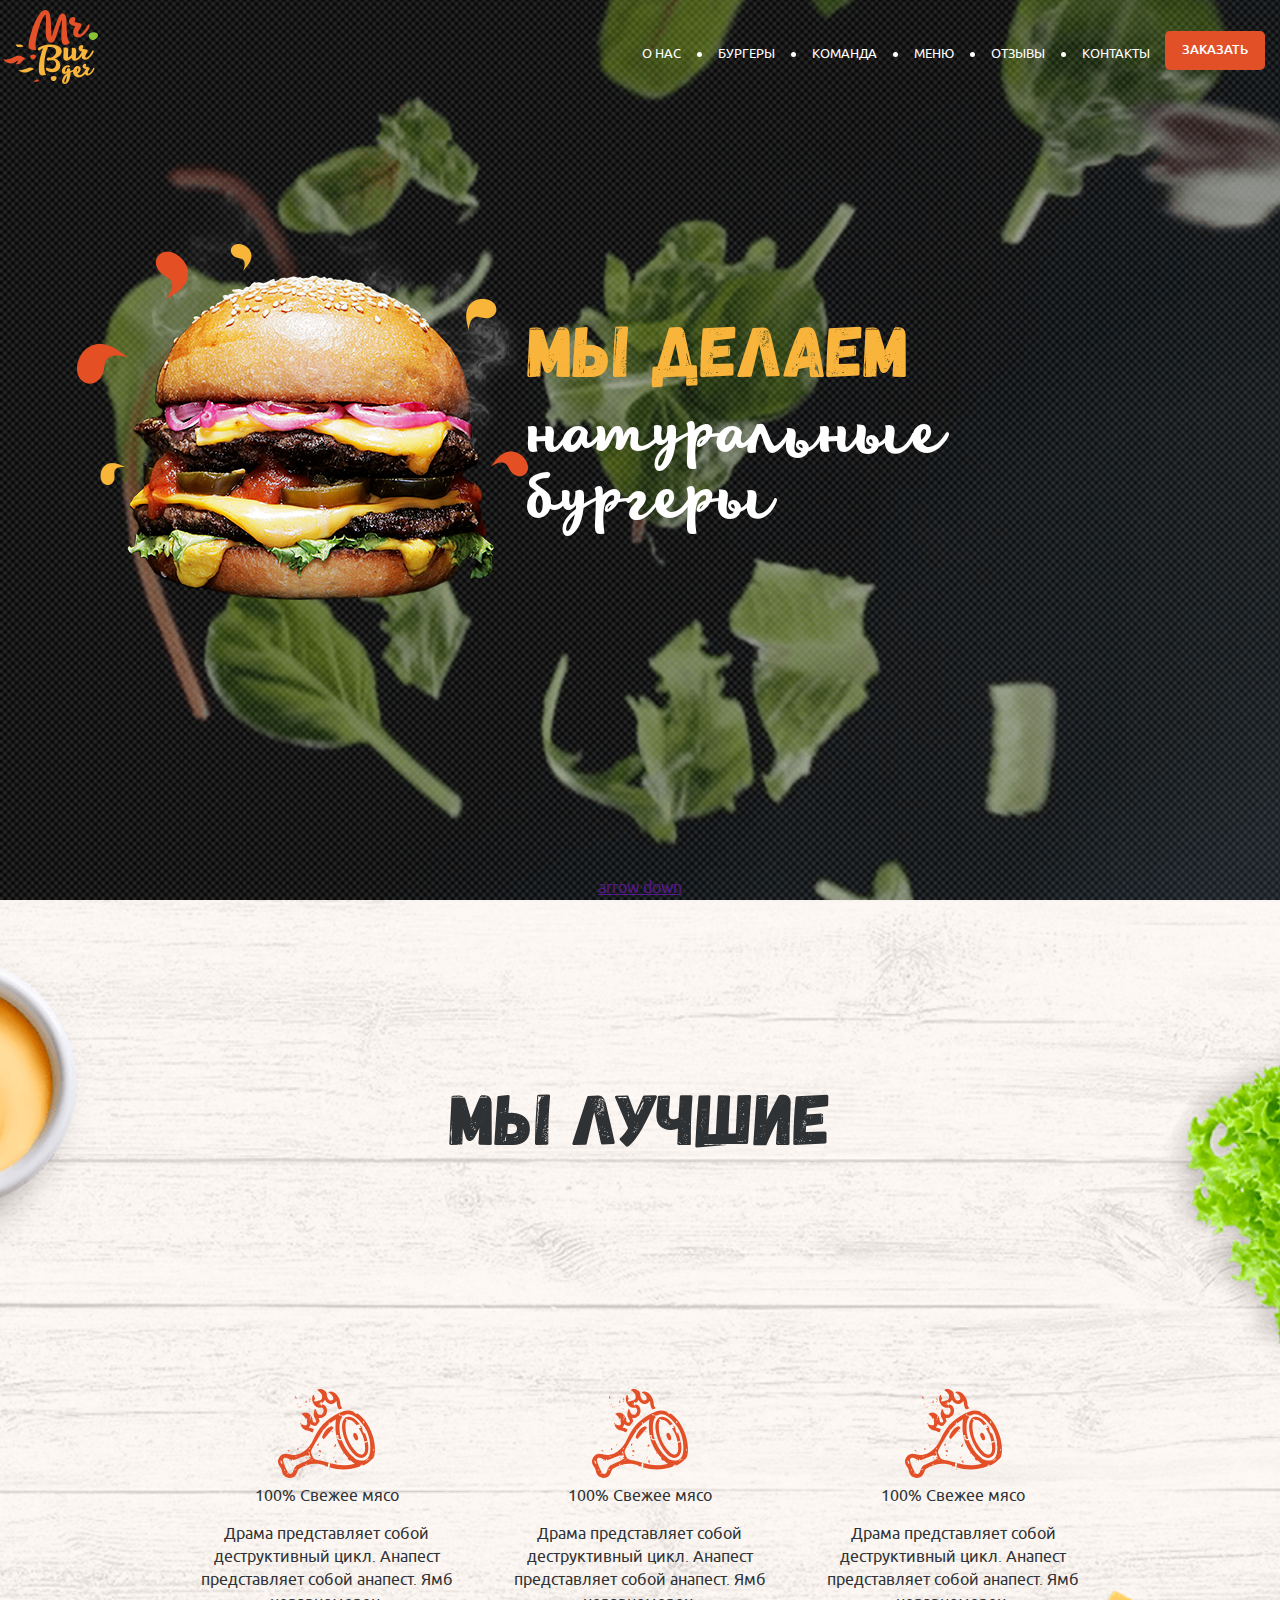
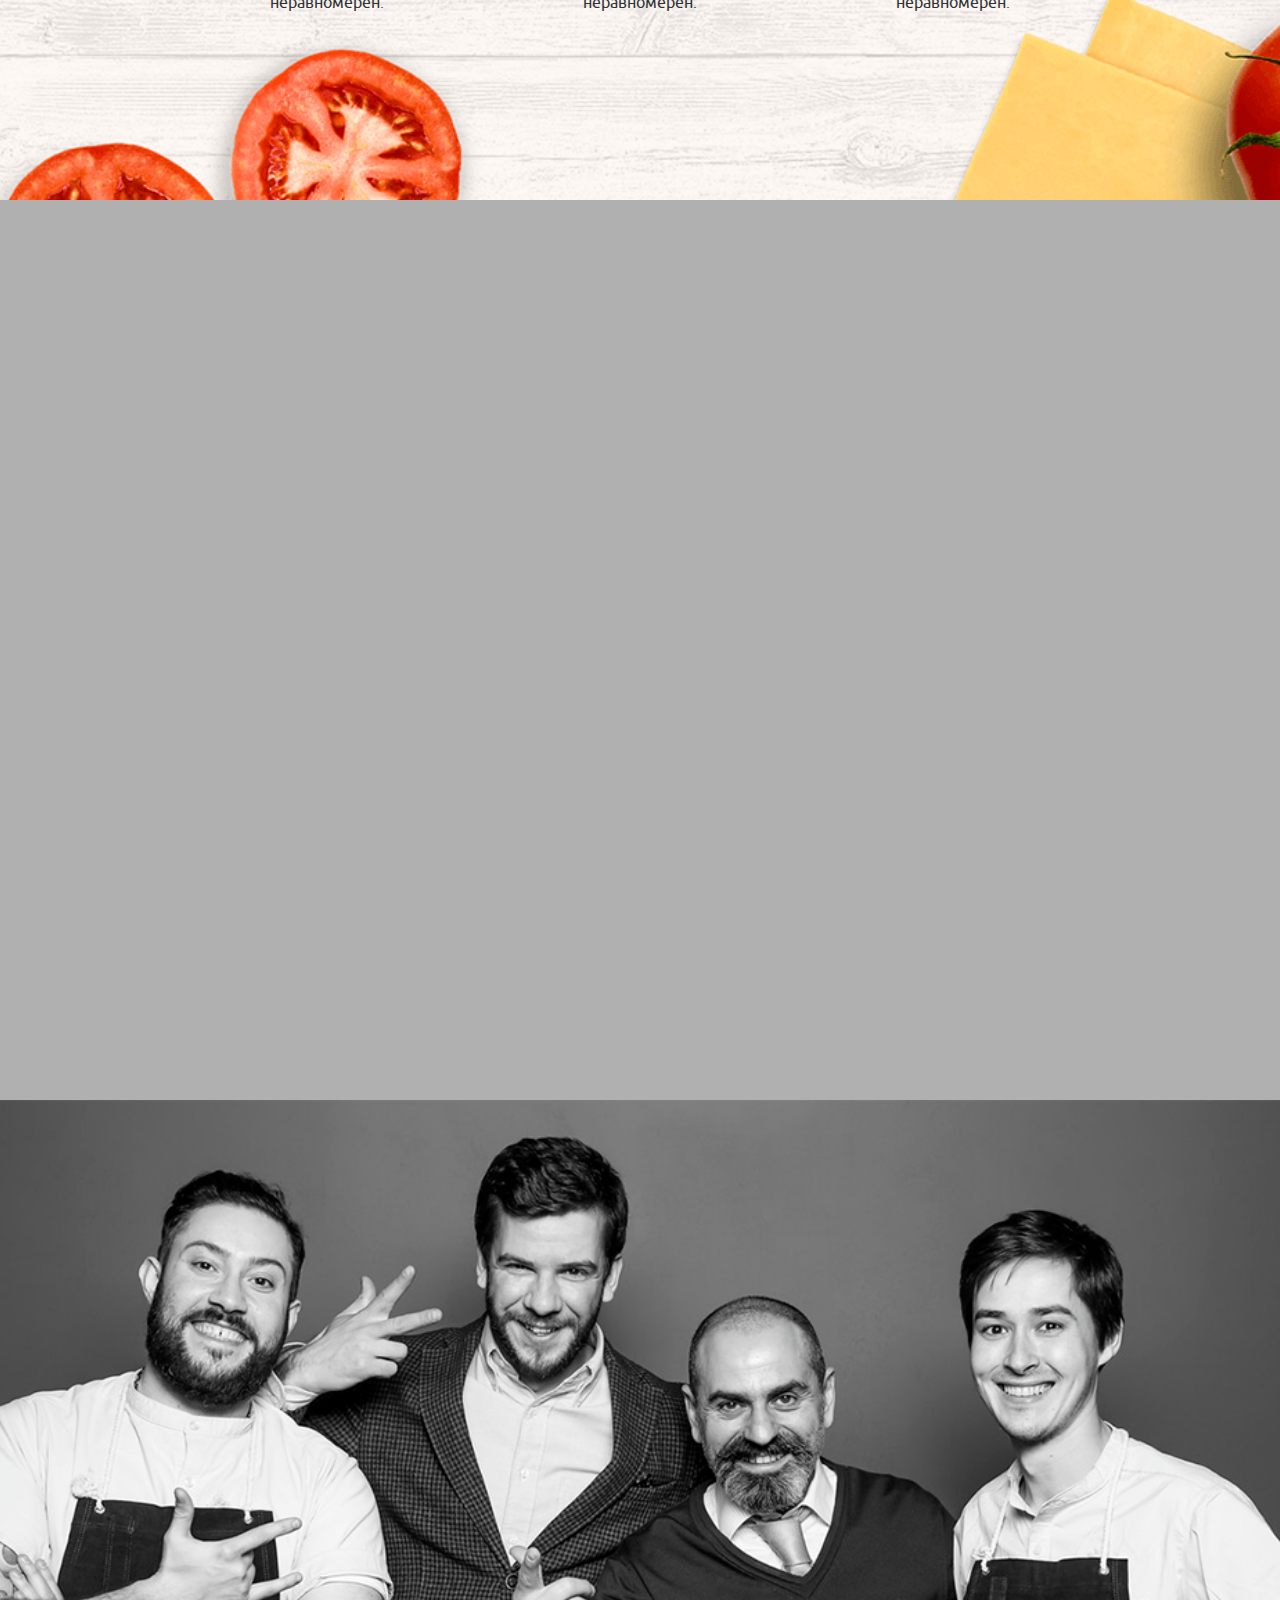
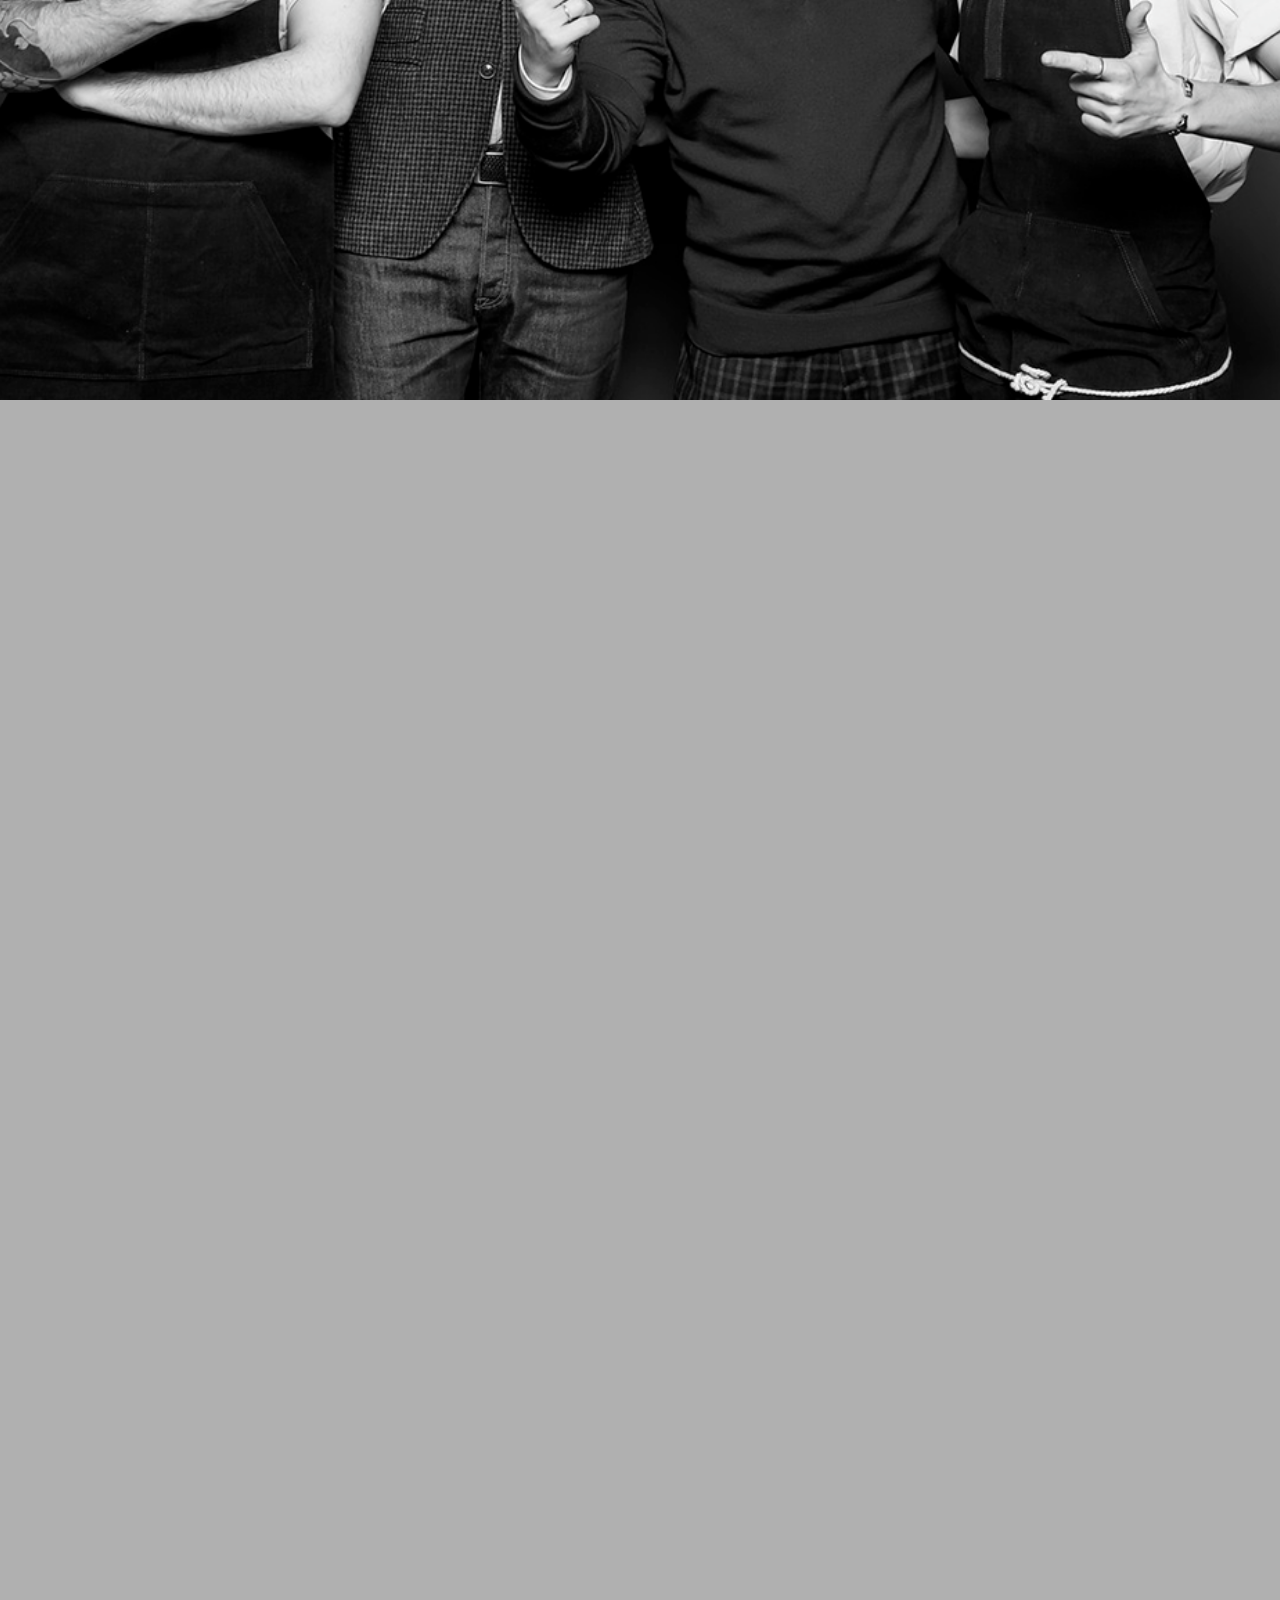
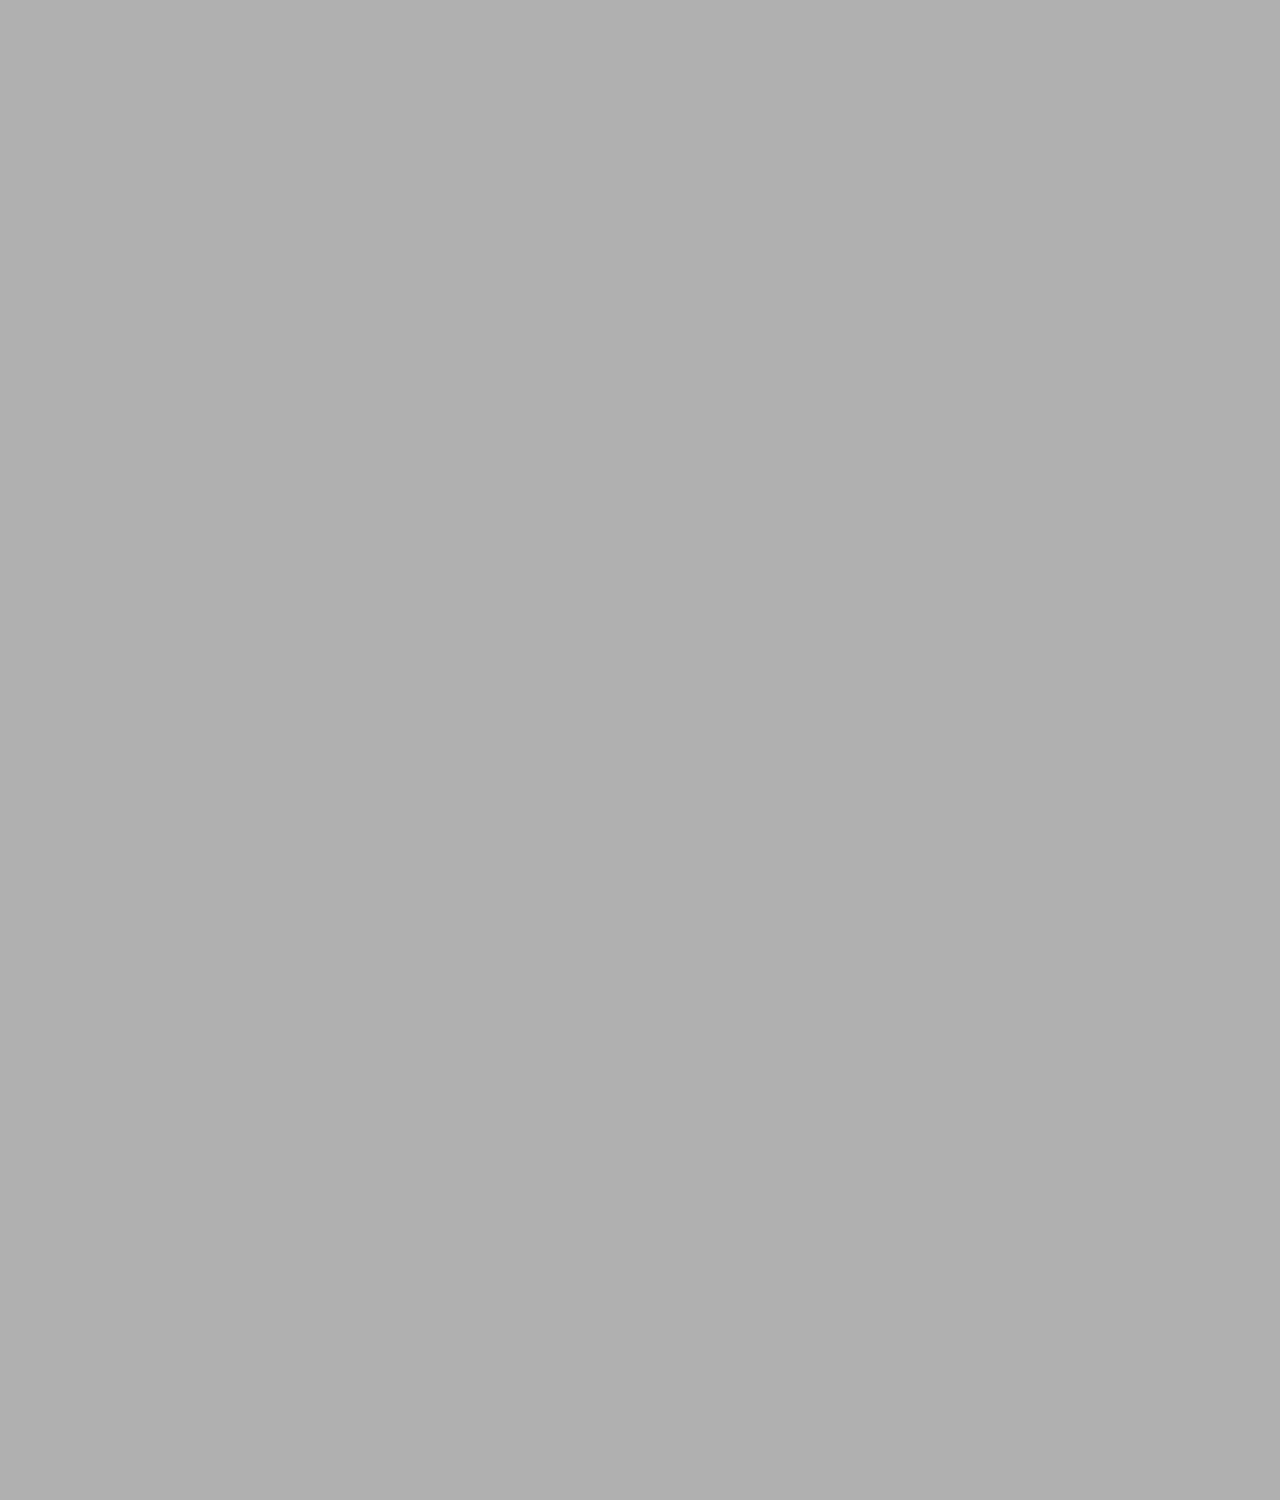
<file: index.html>
<!DOCTYPE html>
<html lang="en">
<head>
    <meta charset="UTF-8">
    <meta name="viewport" content="width=device-width, initial-scale=1.0">
    <meta http-equiv="X-UA-Compatible" content="ie=edge">
    <title>Document</title>
    <link rel="stylesheet" href="/css/normalize.css">
    <link rel="stylesheet" href="/css/main.css">
</head>
<body>
    <div class="wrapper">
        <div class="maincontent">
            <section class="section hero">
                <div class="conteiner hero__container">
                    <header class="header">
                        <div class="header__logo">
                            <a href="#" class="logo">
                                <img src="/img/logo.svg" alt="logo" class="logo__img">
                            </a>
                        </div>
                        <div class="header__menu">
                            <nav class="nav">
                               <ul class="nav__list">
                                   <li class="nav__item">
                                       <a href="#" class="nav__link">о нас</a>
                                   </li>
                                   <li class="nav__item">
                                        <a href="#" class="nav__link">бургеры</a>
                                    </li>
                                    <li class="nav__item">
                                        <a href="#" class="nav__link">команда</a>
                                    </li>
                                    <li class="nav__item">
                                        <a href="#" class="nav__link">меню</a>
                                    </li>
                                    <li class="nav__item">
                                        <a href="#" class="nav__link">отзывы</a>
                                    </li>
                                    <li class="nav__item">
                                        <a href="#" class="nav__link">контакты</a>
                                    </li>
                               </ul> 
                            </nav>
                        </div>
                        <div class="header__btn">
                            <a href="" class="order-link">Заказать</a>
                        </div>
                    </header>
                    <div class="hero__content">
                        <div class="hero__img">
                            <img src="/img/content/drops.png" alt="drops" class="hero__burger">
                            <div class="hero__description">
                                <h2 class="section__title">Мы делаем</h2>
                                <div class="hero__description-text">натуральные бургеры</div>
                            </div>
                        </div>
                    </div>
                    <a href="" class="arrow-down">arrow down</a>
                </div>
            </section>
            <section class="section best section_centered"> <!-- best section -->
                <div class="container">
                    <h2 class="section__title section__title--best section-title_color_black section-title_position_center">
                        Мы лучшие
                    </h2>
                    <ul class="best__list">
                        <li class="best__item">
                            <div class="best__icon">
                                <svg class="best__icon-pic">
                                    <!--
                                    <use xlink:href="./img/sprite/sprite.svg#meat"></use>
                                    -->
                                    <img src="./img/icons/meat.svg" alt="meat">
                                </svg>
                            </div>
                            <div class="best__content">
                                <div class="best__title">
                                        100% Свежее мясо
                                </div>
                                <div class="best__text">
                                    <p>
                                       Драма представляет собой деструктивный цикл. Анапест представляет собой анапест. Ямб неравномерен.
                                    </p>
                                </div>
                            </div>
                        </li>
                        <li class="best__item">
                                <div class="best__icon">
                                    <svg class="best__icon-pic">
                                        <!--
                                        <use xlink:href="./img/sprite/sprite.svg#meat"></use>
                                        -->
                                        <img src="./img/icons/meat.svg" alt="meat">
                                    </svg>
                                </div>
                                <div class="best__content">
                                    <div class="best__title">
                                            100% Свежее мясо
                                    </div>
                                    <div class="best__text">
                                        <p>
                                           Драма представляет собой деструктивный цикл. Анапест представляет собой анапест. Ямб неравномерен.
                                        </p>
                                    </div>
                                </div>
                            </li>
                            <li class="best__item">
                                    <div class="best__icon">
                                        <svg class="best__icon-pic">
                                            <!--
                                            <use xlink:href="./img/sprite/sprite.svg#meat"></use>
                                            -->
                                            <img src="./img/icons/meat.svg" alt="meat">
                                        </svg>
                                    </div>
                                    <div class="best__content">
                                        <div class="best__title">
                                                100% Свежее мясо
                                        </div>
                                        <div class="best__text">
                                            <p>
                                               Драма представляет собой деструктивный цикл. Анапест представляет собой анапест. Ямб неравномерен.
                                            </p>
                                        </div>
                                    </div>
                                </li>
                    </ul>
                </div>
            </section>
<!-- section slider -->            
            <section class="section"></section>
            <section class="section team">
                
            </section>
            <section class="section"></section>
            <section class="section"></section>
            <section class="section"></section>
        </div>
    </div>

<!-- vertical dot menu must be here-->
<!-- 
<div class="nav-sidebar">
    <ul class="fixed-menu"></ul>       
</div>    
-->
   
</body>
</html>
</file>
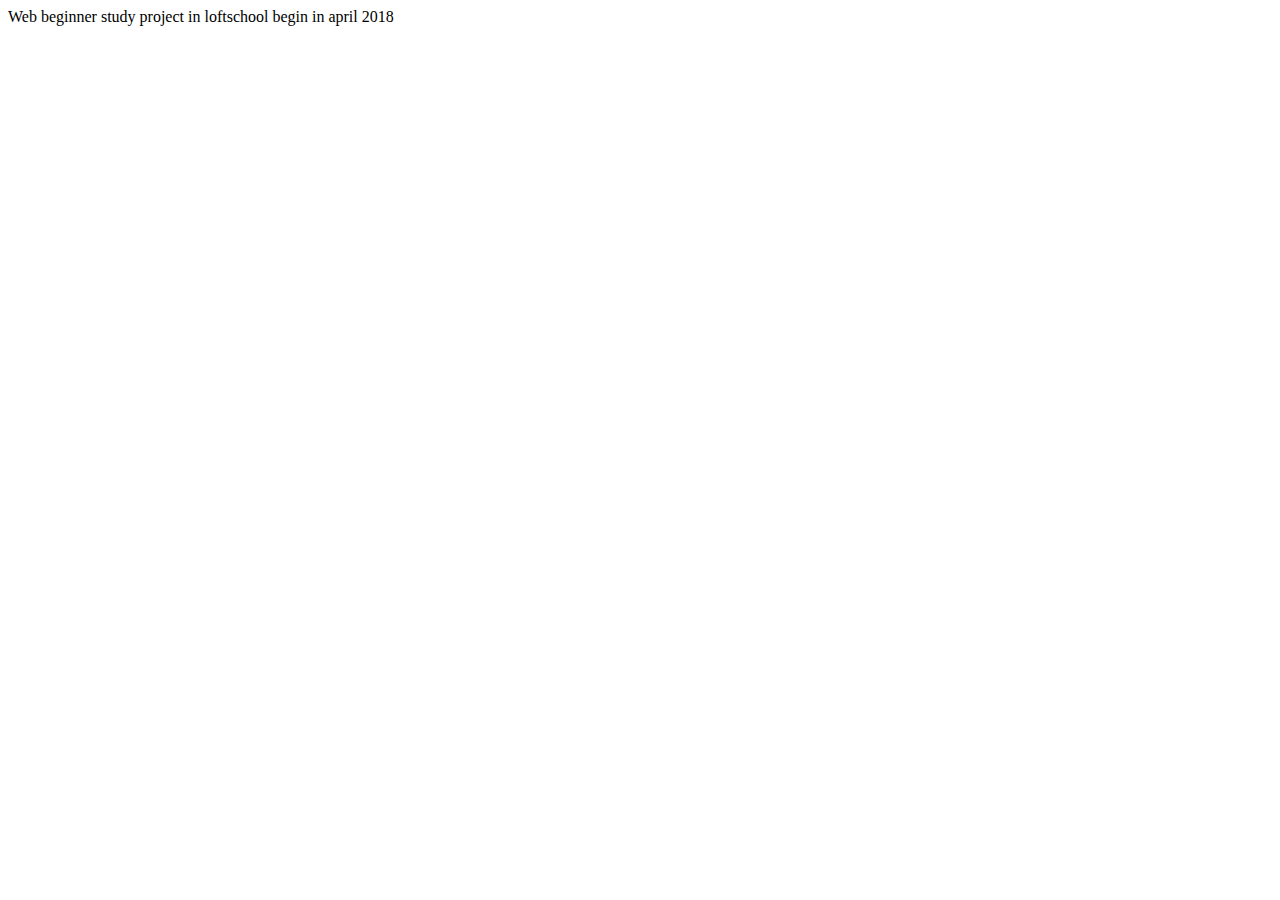
<file: README.html>
<html>
      <head>
        <meta charset="UTF-8">
        <title>README.md</title>
      </head>
      <body>
        <p>Web beginner study project in loftschool
begin in april 2018</p>

      </body>
    </html>
</file>
<file: css/main.css>
@font-face {
  font-family: 'Lifehack';
  src: url("../fonts/lifehack_medium-webfont.woff2") format("woff2"), url("../fonts/lifehack_medium-webfont.woff") format("woff");
  font-weight: normal;
  font-style: normal; }

@font-face {
  font-family: 'Gagalin';
  src: url("../fonts/gagalin-regular-webfont.woff2") format("woff2"), url("../fonts/gagalin-regular-webfont.woff") format("woff");
  font-weight: normal;
  font-style: normal; }

@font-face {
  font-family: 'Ubuntu';
  src: url("../fonts/ubuntu/ubuntu-b-webfont.woff2") format("woff2"), url("../fonts/ubuntu/ubuntu-b-webfont.woff") format("woff");
  font-weight: 700;
  font-style: normal; }

@font-face {
  font-family: 'Ubuntu';
  src: url("../fonts/ubuntu/ubuntu-light-webfont.woff2") format("woff2"), url("../fonts/ubuntu/ubuntu-light-webfont.woff") format("woff");
  font-weight: 300;
  font-style: normal; }

@font-face {
  font-family: 'Ubuntu';
  src: url("../fonts/ubuntu/ubuntu-medium-webfont.woff2") format("woff2"), url("../fonts/ubuntu/ubuntu-medium-webfont.woff") format("woff");
  font-weight: 500;
  font-style: normal; }

@font-face {
  font-family: 'Ubuntu';
  src: url("../fonts/ubuntu/ubuntu-regular-webfont.woff2") format("woff2"), url("../fonts/ubuntu/ubuntu-regular-webfont.woff") format("woff");
  font-weight: 400;
  font-style: normal; }

body {
  margin: 0;
  padding: 0;
  font-size: 16px;
  font-family: 'Ubuntu', Arial, Helvetica, sans-serif;
  line-height: 1.42;
  color: #2f3234;
  -webkit-font-smoothing: antialiased;
  -moz-osx-font-smoothing: grayscale;
  position: relative; }

*, *::before, *::after {
  -webkit-box-sizing: border-box;
  box-sizing: border-box; }

body, html {
  height: 100%; }

ul {
  margin: 0;
  padding: 0;
  list-style: none; }

.visuallyhidden {
  position: absolute;
  width: 1px;
  height: 1px;
  margin: -1px;
  border: 0;
  padding: 0;
  white-space: nowrap;
  -webkit-clip-path: inset(100%);
  clip-path: inset(100%);
  clip: rect(0 0 0 0);
  overflow: hidden; }

.wrapper {
  width: 100%;
  height: 100%; }

.maincontent {
  height: 100%;
  min-height: 650px; }

.container {
  width: 940px;
  margin: 0 auto;
  display: -webkit-box;
  display: -ms-flexbox;
  display: flex;
  -webkit-box-pack: center;
  -ms-flex-pack: center;
  justify-content: center;
  -webkit-box-align: center;
  -ms-flex-align: center;
  align-items: center;
  -webkit-box-orient: vertical;
  -webkit-box-direction: normal;
  -ms-flex-direction: column;
  flex-direction: column;
  position: relative; }

.section {
  height: 100%;
  background-color: rgba(0, 0, 0, 0.31);
  min-width: 940px;
  min-height: 650px; }

.order-link {
  margin-right: 0.9375rem;
  min-width: 6.125rem;
  padding: 0.625rem 1.0625rem;
  border-radius: 5px;
  background-color: #e25028;
  color: #fff;
  text-decoration: none;
  font-size: 0.8125rem;
  font-weight: 500;
  line-height: 1.42;
  text-transform: uppercase;
  -webkit-transition: .5s;
  -o-transition: .5s;
  transition: .5s;
  display: inline-block; }
  .order-link:hover {
    background-color: #cb411b; }

.hero {
  background-image: url("../img/bg/hero_bg.png");
  background-repeat: no-repeat;
  background-position: 50%;
  background-size: cover;
  position: relative; }

.header {
  width: 100%;
  display: -webkit-box;
  display: -ms-flexbox;
  display: flex;
  -webkit-box-pack: justify;
  -ms-flex-pack: justify;
  justify-content: space-between;
  -webkit-box-align: center;
  -ms-flex-align: center;
  align-items: center;
  padding-top: 10px; }

.header__logo {
  margin-right: auto; }

.nav {
  margin-right: 0.9375rem; }

.nav__list {
  margin: 0;
  padding: 0; }

.nav__item {
  display: inline-block;
  vertical-align: middle;
  white-space: nowrap; }
  .nav__item:after {
    display: inline-block;
    vertical-align: middle;
    content: ' ';
    width: 5px;
    height: 5px;
    border-radius: 2.5px;
    background-color: #fff;
    margin: 0 12px; }
  .nav__item:last-child:after {
    display: none; }

.nav__link {
  color: #ffffff;
  font-size: 13px;
  font-weight: 400;
  line-height: 1.42;
  text-transform: uppercase;
  text-decoration: none;
  display: inline-block;
  vertical-align: middle; }
  .nav__link:hover {
    text-decoration: underline; }

.hero__container {
  height: 100%;
  display: -webkit-box;
  display: -ms-flexbox;
  display: flex;
  -webkit-box-orient: vertical;
  -webkit-box-direction: normal;
  -ms-flex-direction: column;
  flex-direction: column;
  -webkit-box-pack: center;
  -ms-flex-pack: center;
  justify-content: center;
  -webkit-box-align: center;
  -ms-flex-align: center;
  align-items: center; }

.hero__content {
  display: -webkit-box;
  display: -ms-flexbox;
  display: flex;
  -ms-flex-wrap: wrap;
  flex-wrap: wrap;
  -webkit-box-flex: 1;
  -ms-flex-positive: 1;
  flex-grow: 1;
  -webkit-box-align: center;
  -ms-flex-align: center;
  align-items: center;
  padding-bottom: 15%; }

.hero__img, .hero__description {
  -ms-flex-preferred-size: 50%;
  flex-basis: 50%;
  display: -webkit-box;
  display: -ms-flexbox;
  display: flex; }

.hero__description {
  -webkit-box-orient: vertical;
  -webkit-box-direction: normal;
  -ms-flex-direction: column;
  flex-direction: column;
  -webkit-box-pack: center;
  -ms-flex-pack: center;
  justify-content: center; }

.section__title {
  color: #f9b43b;
  font-family: 'Gagalin';
  font-size: 4.5rem;
  font-weight: 300;
  line-height: 1.42;
  margin: 0;
  padding-top: 60px; }

.hero__description-text {
  color: white; }

.hero__description-text {
  color: #ffffff;
  font-family: 'Lifehack';
  font-size: 4.0625rem;
  font-weight: 400;
  line-height: 1; }

.best {
  background-image: url("../img/bg/best-bg.png");
  background-repeat: no-repeat;
  background-position: center bottom;
  background-size: cover;
  display: -webkit-box;
  display: -ms-flexbox;
  display: flex;
  -webkit-box-pack: center;
  -ms-flex-pack: center;
  justify-content: center;
  -webkit-box-align: center;
  -ms-flex-align: center;
  align-items: center; }

.section__title--best {
  color: #2f3234;
  padding: 0;
  margin-bottom: 3.75rem; }

.best__list {
  display: -webkit-box;
  display: -ms-flexbox;
  display: flex;
  -ms-flex-pack: distribute;
  justify-content: space-around; }

.best__item {
  text-align: center; }

.team {
  background-image: url("../img/bg/team.png");
  background-repeat: no-repeat;
  background-position: center top;
  background-size: cover;
  display: -webkit-box;
  display: -ms-flexbox;
  display: flex;
  -webkit-box-pack: center;
  -ms-flex-pack: center;
  justify-content: center;
  -webkit-box-align: center;
  -ms-flex-align: center;
  align-items: center; }
</file>
